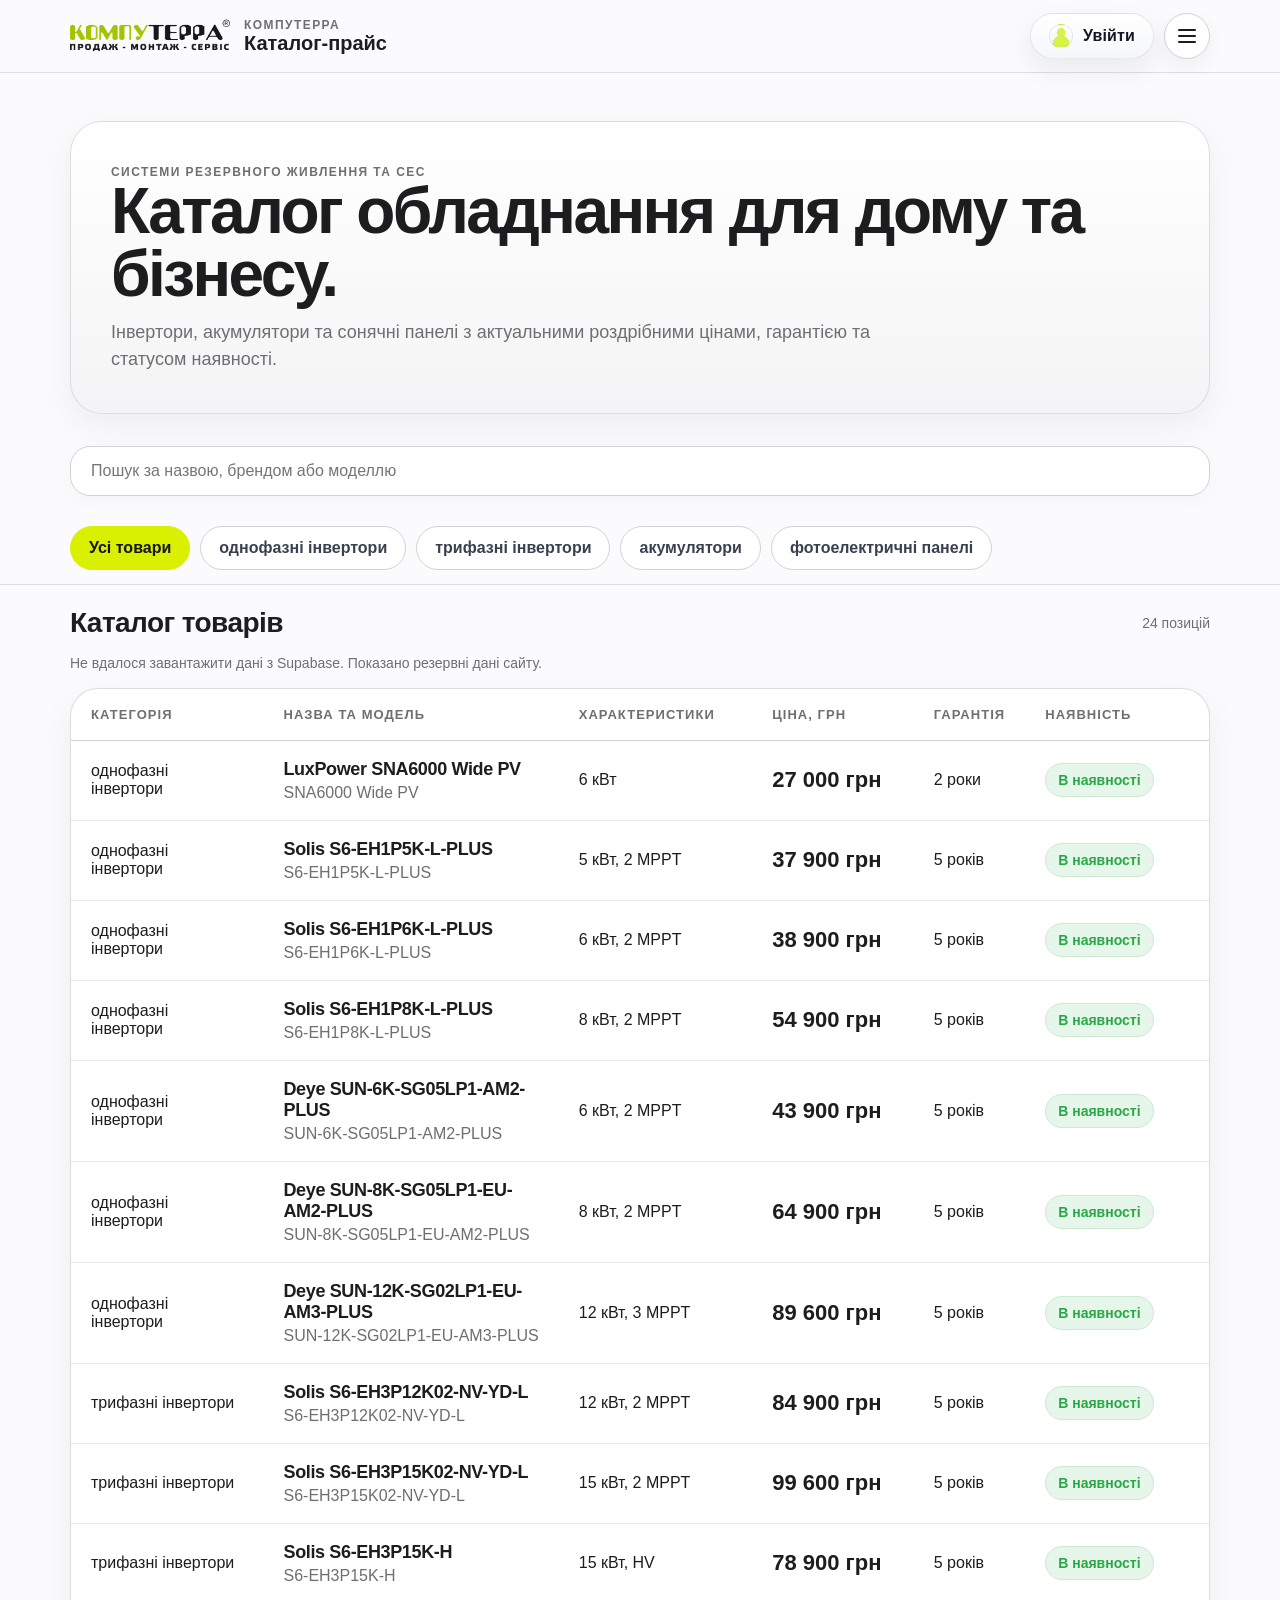
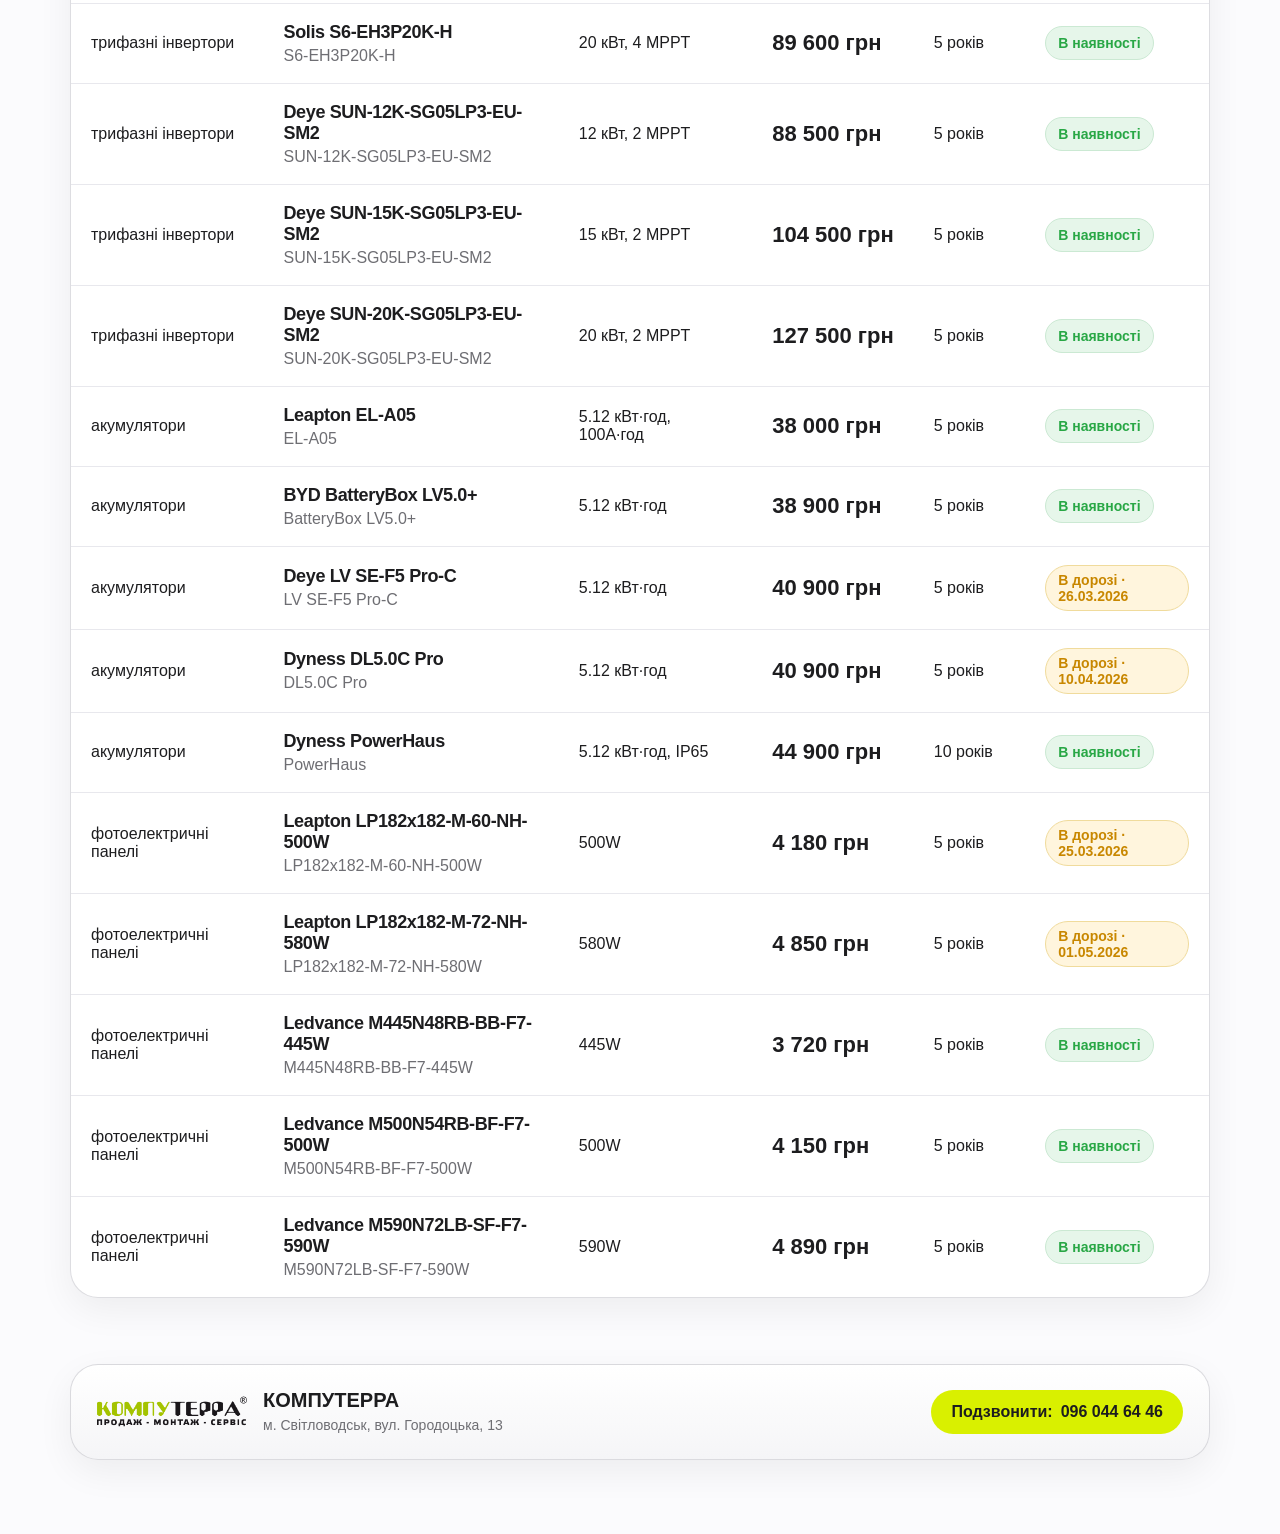
<file: index.html>
<!doctype html>
<html lang="uk">
<head>
  <meta charset="UTF-8">
  <meta name="viewport" content="width=device-width, initial-scale=1.0">
  <title>КОМПУТЕРРА — Каталог-прайс</title>
  <link rel="stylesheet" href="assets/styles.css">
  <script src="https://telegram.org/js/telegram-web-app.js"></script>
</head>
<body>
  <div class="site-shell">
    <header class="site-header">
      <div class="container inner">
        <a class="brand" href="index.html">
          <img src="assets/logo.png" alt="КОМПУТЕРРА">
          <div class="brand-copy">
            <span class="kicker">КОМПУТЕРРА</span>
            <span class="page-title">Каталог-прайс</span>
          </div>
        </a>
        <div class="header-actions">
          <a class="header-login-btn" href="dealer-login.html"><span class="header-login-btn__icon" aria-hidden="true"></span><span>Увійти</span></a>
          <a class="telegram-call-btn" data-phone-href href="tel:+380960446446"><span data-phone-display>096 044 64 46</span></a>
          <button class="burger-btn" type="button" data-menu-toggle aria-label="Відкрити меню" aria-expanded="false">
            <span></span><span></span><span></span>
          </button>
        </div>
      </div>
    </header>

    <div class="mobile-menu" data-mobile-menu>
      <div class="mobile-menu-panel">
        <a class="mobile-menu-link" href="index.html">Каталог товарів</a>
        <a class="mobile-menu-link" href="dealer-login.html">Увійти</a>
      </div>
    </div>

    <main>
      <section class="hero">
        <div class="container">
          <div class="hero-card">
            <span class="kicker">Системи резервного живлення та СЕС</span>
            <h1>Каталог обладнання для дому та бізнесу.</h1>
            <p>Інвертори, акумулятори та сонячні панелі з актуальними роздрібними цінами, гарантією та статусом наявності.</p>
          </div>
        </div>
      </section>

      <section class="toolbar">
        <div class="container">
          <div class="search-box">
            <input data-search type="search" placeholder="Пошук за назвою, брендом або моделлю">
          </div>
        </div>
      </section>

      <section class="categories-wrap">
        <div class="container">
          <div class="category-strip" data-categories></div>
        </div>
      </section>

      <section class="catalog">
        <div class="container">
          <div class="meta-row">
            <h2>Каталог товарів</h2>
            <div class="meta-muted" data-count></div>
          </div>
          <p class="sync-note" data-sync-note></p>

          <table class="catalog-table">
            <thead>
              <tr>
                <th>Категорія</th>
                <th>Назва та модель</th>
                <th>Характеристики</th>
                <th>Ціна, грн</th>
                <th>Гарантія</th>
                <th>Наявність</th>
              </tr>
            </thead>
            <tbody data-catalog-body></tbody>
          </table>

          <div class="mobile-list" data-mobile-list></div>
        </div>
      </section>
    </main>

    <footer class="footer">
      <div class="container">
        <div class="footer-card">
          <div class="footer-left">
            <img src="assets/logo.png" alt="КОМПУТЕРРА">
            <div class="footer-copy">
              <div class="page-title">КОМПУТЕРРА</div>
              <small data-address>м. Світловодськ, вул. Городоцька, 13</small>
            </div>
          </div>
          <a class="cta-phone" data-phone-href href="tel:+380960446446">Подзвонити: <span data-phone-display style="margin-left:8px">096 044 64 46</span></a>
        </div>
      </div>
    </footer>
  </div>
  <script src="assets/default-data.js"></script>
  <script src="assets/supabase-config.js"></script>
  <script src="assets/supabase-data.js"></script>
  <script src="assets/telegram.js?v=20260601-phone1"></script>
  <script src="assets/main.js"></script>
</body>
</html>
</file>
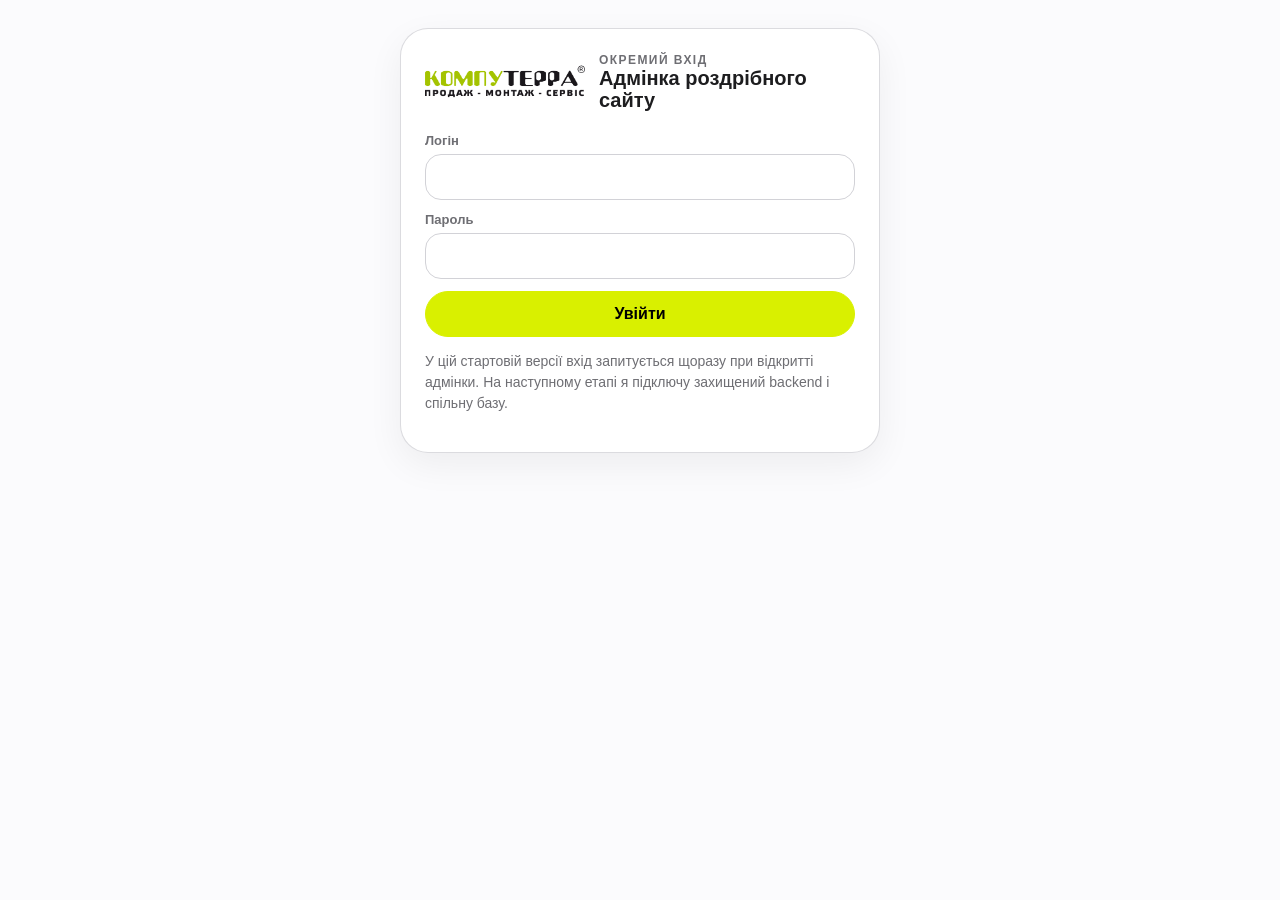
<file: admin/index.html>
<!doctype html>
<html lang="uk">
<head>
  <meta charset="UTF-8">
  <meta name="viewport" content="width=device-width, initial-scale=1.0">
  <title>Адмінка — КОМПУТЕРРА</title>
  <link rel="stylesheet" href="../assets/styles.css">
</head>
<body class="admin-page">
  <main class="admin-shell">
    <div class="container admin-login" data-login>
      <div class="panel-card" style="max-width:480px;margin:0 auto">
        <div class="brand" style="margin-bottom:22px">
          <img src="../assets/logo.png" alt="КОМПУТЕРРА">
          <div class="brand-copy">
            <span class="kicker">Окремий вхід</span>
            <span class="page-title">Адмінка роздрібного сайту</span>
          </div>
        </div>
        <form name="loginForm" class="form-stack">
          <label><span>Логін</span><input type="text" name="login" required></label>
          <label><span>Пароль</span><input type="password" name="password" required></label>
          <button class="btn primary" type="submit">Увійти</button>
        </form>
        <p class="note" style="margin-top:14px">У цій стартовій версії вхід запитується щоразу при відкритті адмінки. На наступному етапі я підключу захищений backend і спільну базу.</p>
      </div>
    </div>

    <div class="container admin-panel hidden" data-panel>
      <div class="panel-card" style="margin-bottom:18px">
        <div class="brand">
          <img src="../assets/logo.png" alt="КОМПУТЕРРА">
          <div class="brand-copy">
            <span class="kicker">Панель керування</span>
            <span class="page-title">Адмінка роздрібного сайту</span>
          </div>
        </div>

<div class="sync-box" style="margin-top:18px">
  <span class="kicker">Supabase</span>
  <h3 style="margin:8px 0 8px">Синхронізація цін і наявності</h3>
  <p class="note" style="margin:0 0 12px">На цьому кроці роздрібний сайт читає товари прямо з Supabase. Ціни та наявність змінюй у Table Editor Supabase. Адмінку для редагування через базу підключу на наступному етапі.</p>
  <label><span>CSV URL Supabase</span><input type="text" data-sheet-url placeholder="https://script.google.com/macros/s/.../exec"></label>
  <div class="admin-actions">
    <button class="btn" type="button" data-save-sheet-url>Зберегти URL локально</button>
    <button class="btn primary" type="button" data-sync-now>Синхронізувати зараз</button>
    <button class="btn" type="button" data-clear-sheet-url>Скинути локальний URL</button>
  </div>
  <p class="note" data-sync-feedback style="margin:10px 0 0">Зараз використовується URL із конфігу проекту. Тут можна тимчасово підставити інший Apps Script URL лише для цього браузера.</p>
</div>

      </div>

      <div class="admin-grid">
        <div class="panel-card" id="product-editor">
          <span class="kicker">Товар</span>
          <h2 data-form-title style="margin:8px 0 8px">Додати товар</h2>
          <p class="note" style="margin:0 0 18px">Щоб змінити існуючий товар, натисни кнопку «Редагувати» у списку праворуч.</p>
          <form name="productForm" class="form-stack">
            <label><span>Назва</span><input type="text" name="name" required></label>
            <label><span>Модель</span><input type="text" name="model" required></label>
            <label><span>Бренд</span><input type="text" name="brand" required></label>
            <label><span>Категорія</span>
              <select name="category">
                <option>однофазні інвертори</option>
                <option>трифазні інвертори</option>
                <option>акумулятори</option>
                <option>фотоелектричні панелі</option>
              </select>
            </label>
            <label><span>Характеристики</span><input type="text" name="specs"></label>
            <div class="sync-box" style="padding:12px 14px;margin:0 0 10px"><p class="note" style="margin:0">Ціна, статус наявності та дата прибуття керуються Google Таблицею. У цій адмінці їх можна лише переглядати після синхронізації.</p></div>
            <label><span>Гарантія</span><input type="text" name="warranty"></label>
            <label><span>Опис</span><textarea name="description"></textarea></label>
            <label><span>Фото (URL або шлях)</span><input type="text" name="image" placeholder="../assets/placeholder-inverter.svg"></label>
            <label><span>PDF-інструкція (URL або шлях)</span><input type="text" name="pdf" placeholder="#"></label>
            <div class="admin-actions">
              <button class="btn primary" type="submit">Зберегти</button>
              <button class="btn" type="button" data-reset-form>Очистити</button>
            </div>
          </form>
        </div>

        <div>
                    <div class="panel-card">
            <span class="kicker">Товари</span>
            <h2 style="margin:8px 0 14px">Список позицій</h2>
            <div class="category-strip admin-category-strip" data-admin-categories></div>
            <div class="admin-list" data-product-list></div>
          </div>
        </div>
      </div>
    </div>
  </main>
  <script src="../assets/default-data.js"></script>
  <script src="../assets/supabase-config.js"></script>
  <script src="../assets/supabase-data.js"></script>
  <script src="admin.js"></script>
</body>
</html>
</file>
<file: assets/styles.css>
:root{
  --bg:#fbfbfd;
  --panel:#ffffff;
  --muted:#6e6e73;
  --line:#d2d2d7;
  --line-strong:#b4b4bb;
  --text:#1d1d1f;
  --accent:#d9f000;
  --accent-dark:#a7ba00;
  --green:#28a745;
  --amber:#c88700;
  --red:#8d2b2b;
  --shadow:0 12px 36px rgba(0,0,0,.06);
  --radius:24px;
  --radius-sm:16px;
  --content:1180px;
  font-synthesis-weight:none;
}
*{box-sizing:border-box}
html{scroll-behavior:smooth}
body{
  margin:0;
  background:var(--bg);
  color:var(--text);
  font-family:-apple-system,BlinkMacSystemFont,"SF Pro Display","SF Pro Text","Segoe UI",Roboto,Helvetica,Arial,sans-serif;
}
img{max-width:100%;display:block}
a{color:inherit;text-decoration:none}
button,input,select,textarea{font:inherit}
.container{max-width:var(--content);margin:0 auto;padding:0 20px}
.site-shell{padding-bottom:32px}
.site-header{
  position:static;
  background:rgba(251,251,253,.92);
  border-bottom:1px solid rgba(210,210,215,.7);
}
.site-header .inner{
  display:flex;align-items:center;justify-content:space-between;gap:16px;
  min-height:72px;
}
.brand{display:flex;align-items:center;gap:14px;min-width:0}
.brand img{width:160px;height:auto}
.brand-copy{display:flex;flex-direction:column;min-width:0}
.kicker{font-size:12px;letter-spacing:.12em;text-transform:uppercase;color:var(--muted);font-weight:600}
.page-title{font-size:20px;font-weight:700;line-height:1.1}
.site-header .cta-phone{display:none}
.burger-btn{
  display:inline-flex; width:46px; height:46px; border-radius:999px; border:1px solid var(--line);
  background:#fff; align-items:center; justify-content:center; gap:4px; flex-direction:column;
  box-shadow:0 8px 20px rgba(0,0,0,.05); transition:transform .2s ease, box-shadow .2s ease, background .2s ease;
}
.burger-btn:hover{transform:translateY(-1px); box-shadow:0 12px 26px rgba(0,0,0,.08)}
.burger-btn span{display:block; width:18px; height:2px; background:#1d1d1f; border-radius:999px; transition:transform .22s ease, opacity .18s ease}
.burger-btn[aria-expanded="true"] span:nth-child(1){transform:translateY(6px) rotate(45deg)}
.burger-btn[aria-expanded="true"] span:nth-child(2){opacity:0}
.burger-btn[aria-expanded="true"] span:nth-child(3){transform:translateY(-6px) rotate(-45deg)}
.mobile-menu{
  position:fixed; inset:0; background:rgba(10,10,12,.14); z-index:60; opacity:0; pointer-events:none; transition:opacity .22s ease;
}
.mobile-menu.open{opacity:1; pointer-events:auto}
.mobile-menu-panel{
  position:absolute; top:84px; right:24px; left:auto; width:min(320px,calc(100vw - 32px));
  background:rgba(255,255,255,.98); border:1px solid rgba(210,210,215,.9);
  border-radius:22px; padding:10px; box-shadow:0 26px 60px rgba(0,0,0,.12);
  transform:translateY(-14px) scale(.96); opacity:0; transform-origin:top right; transition:transform .25s ease, opacity .22s ease;
  backdrop-filter:saturate(180%) blur(24px);
}
.mobile-menu.open .mobile-menu-panel{transform:translateY(0) scale(1); opacity:1}
.mobile-menu-link{
  display:flex; align-items:center; min-height:52px; padding:0 16px; border-radius:16px; font-weight:700;
}
.mobile-menu-link:hover{background:#f4f4f6}
.cta-phone{
  display:inline-flex;align-items:center;justify-content:center;
  min-height:44px;padding:0 20px;border-radius:999px;background:var(--accent);font-weight:700
}
.hero{padding:48px 0 24px}
.hero-card{
  background:linear-gradient(180deg,#fff, #f4f4f6);
  border:1px solid rgba(210,210,215,.7);
  border-radius:32px;padding:40px;box-shadow:var(--shadow)
}
.hero h1{margin:0 0 14px;font-size:clamp(34px,6vw,64px);line-height:.98;letter-spacing:-.04em}
.hero p{margin:0;color:var(--muted);max-width:760px;font-size:18px;line-height:1.5}
.toolbar{padding:8px 0 20px}
.search-box{display:flex;align-items:center;gap:12px;background:var(--panel);border:1px solid var(--line);border-radius:20px;padding:14px 18px;box-shadow:0 4px 20px rgba(0,0,0,.03)}
.search-box input{border:none;outline:none;background:transparent;width:100%;font-size:16px}
.categories-wrap{position:sticky;top:0;z-index:35;background:rgba(251,251,253,.94);padding:10px 0 12px;border-bottom:1px solid rgba(210,210,215,.72)}
.category-strip{display:flex;gap:10px;overflow-x:auto;padding-bottom:2px;scrollbar-width:none}
.category-strip::-webkit-scrollbar{display:none}
.category-pill{
  white-space:nowrap;border:1px solid var(--line);background:var(--panel);
  border-radius:999px;padding:12px 18px;font-weight:600;color:#394150
}
.category-pill.active{background:var(--accent);border-color:var(--accent);color:#151515}
.meta-row{display:flex;align-items:center;justify-content:space-between;gap:12px;margin:22px 0 14px}
.meta-row h2{margin:0;font-size:28px;letter-spacing:-.02em}
.meta-muted{color:var(--muted);font-size:14px}
.catalog-table{
  width:100%;border-collapse:separate;border-spacing:0;overflow:hidden;
  background:var(--panel);border:1px solid rgba(210,210,215,.75);border-radius:28px;box-shadow:var(--shadow)
}
.catalog-table thead th{
  text-align:left;padding:18px 20px;font-size:13px;color:var(--muted);letter-spacing:.08em;text-transform:uppercase;border-bottom:1px solid var(--line)
}
.catalog-table tbody tr{transition:background .2s ease}
.catalog-table tbody tr:hover{background:#f7f7f9}
.catalog-table tbody td{
  padding:18px 20px;border-bottom:1px solid #e8e8ed;vertical-align:middle;font-size:16px
}
.catalog-table tbody tr:last-child td{border-bottom:none}
.name-cell strong{display:block;font-size:18px;letter-spacing:-.02em}
.name-cell span{display:block;color:var(--muted);margin-top:4px}
.price{font-weight:700;font-size:22px;white-space:nowrap}
.badge{
  display:inline-flex;align-items:center;justify-content:center;
  min-height:34px;padding:6px 12px;border-radius:999px;font-weight:600;font-size:14px
}
.badge.instock{background:#e6f6ea;color:var(--green);border:1px solid #cbe9d3}
.badge.transit{background:#fff5dd;color:var(--amber);border:1px solid #f0db9c}
.badge.out{background:#fde9e9;color:var(--red);border:1px solid #f2c3c3}
.mobile-list{display:none}
.item-card{
  background:#fff;border:1px solid rgba(210,210,215,.75);border-radius:18px;overflow:hidden;box-shadow:0 8px 24px rgba(0,0,0,.04)
}
.item-sep{height:3px;background:#d9f000}
.item-grid{display:grid;grid-template-columns:1.35fr .85fr;padding:12px 14px;gap:10px;align-items:start}
.item-grid + .item-grid{border-top:1px solid #ececf1}
.item-key{font-size:12px;letter-spacing:.08em;text-transform:uppercase;color:var(--muted);font-weight:700;margin-bottom:4px}
.item-val{font-size:16px;line-height:1.22}
.item-val strong{font-size:18px;letter-spacing:-.02em}
.footer{margin-top:42px;padding:24px 0 42px}
.footer-card{
  border:1px solid rgba(210,210,215,.8);background:linear-gradient(180deg,#fff,#f5f5f7);border-radius:28px;padding:24px 26px;display:flex;align-items:center;justify-content:space-between;gap:18px;box-shadow:var(--shadow)
}
.footer-left{display:flex;align-items:center;gap:16px;flex:1;min-width:0}
.footer-left img{width:150px;flex:0 0 auto}
.footer-copy{min-width:0}
.footer-copy .page-title{margin-bottom:4px}
.footer small{display:block;color:var(--muted);font-size:14px;line-height:1.45;max-width:360px}
.footer .cta-phone{min-width:250px}
.hidden{display:none !important}
.product-hero{padding:30px 0 40px}
.product-layout{display:grid;grid-template-columns:minmax(280px,360px) minmax(0,1fr);gap:22px;align-items:start}
.product-visual,.product-info{
  background:var(--panel);border:1px solid rgba(210,210,215,.8);border-radius:30px;box-shadow:var(--shadow)
}
.product-visual{padding:20px}
.product-image-frame{
  min-height:280px; display:flex; align-items:center; justify-content:center; border-radius:24px;
  background:linear-gradient(180deg,#fbfbfc,#f2f2f5); border:1px solid #ececf1; padding:24px;
}
.product-image-frame img{max-width:220px; width:100%; max-height:260px; object-fit:contain}
.product-info{padding:26px 28px}
.product-info h1{margin:0 0 8px;font-size:clamp(30px,3.6vw,52px);line-height:.96;letter-spacing:-.045em;max-width:760px}
.product-model{font-size:16px;color:var(--muted);margin-bottom:14px}
.product-copy{font-size:16px;line-height:1.62;color:#424245;max-width:760px}
.spec-list{display:grid;grid-template-columns:repeat(4,minmax(0,1fr));gap:10px;margin:20px 0 0}
.spec-box{padding:12px 14px;border:1px solid var(--line);border-radius:18px;background:#fafafa;min-height:82px}
.spec-box .item-key{margin-bottom:8px}
.spec-box .price{font-size:18px}
.price-box{grid-column:span 2}
.product-actions{display:flex;flex-wrap:wrap;gap:12px;margin-top:18px}
.btn{
  display:inline-flex;align-items:center;justify-content:center;
  min-height:46px;padding:0 20px;border-radius:999px;border:1px solid var(--line);background:#fff;font-weight:700
}
.btn.primary{background:var(--accent);border-color:var(--accent)}
.back-link{display:inline-flex;align-items:center;gap:8px;color:var(--muted);margin-bottom:16px}
.admin-shell{min-height:100vh;padding:28px 0 42px}
.admin-login,.admin-panel{max-width:1080px;margin:0 auto}
.panel-card{background:#fff;border:1px solid rgba(210,210,215,.8);border-radius:28px;padding:24px;box-shadow:var(--shadow)}
.admin-grid{display:grid;grid-template-columns:340px 1fr;gap:18px}
.form-stack{display:grid;gap:12px}
label span{display:block;font-size:13px;color:var(--muted);margin-bottom:6px;font-weight:600}
input[type="text"],input[type="password"],input[type="number"],input[type="date"],textarea,select{
  width:100%;min-height:46px;border-radius:16px;border:1px solid var(--line);padding:10px 14px;background:#fff
}
textarea{min-height:104px;resize:vertical}
.admin-list{display:grid;gap:12px}
.admin-item{border:1px solid var(--line);border-radius:18px;background:#fcfcfd}

.admin-item{display:grid;grid-template-columns:minmax(0,1fr) auto;gap:16px;align-items:center;padding:18px 20px}
.admin-item-main{min-width:0}
.admin-item-main h3{margin:0 0 4px;font-size:18px}
.admin-item-main p{margin:0;color:var(--muted);font-size:14px;line-height:1.5}
.admin-actions--inline{margin-top:0;justify-self:end;align-self:start;display:flex;flex-direction:column;gap:10px}
.btn-danger{background:#fff6f6;border-color:#efc8c8;color:#9d2e2e}
.btn-danger:hover{background:#feecec}

.admin-actions{display:flex;flex-wrap:wrap;gap:8px;margin-top:12px}
.sync-box{margin-top:18px;padding:16px;border-radius:18px;background:#f7f7f9;border:1px solid var(--line)}
.note{font-size:14px;color:var(--muted);line-height:1.5}
@media (max-width: 980px){
  .hero{padding:28px 0 16px}
  .hero-card{padding:26px}
  .product-layout{grid-template-columns:1fr}
  .product-visual{max-width:none}
  .admin-grid{grid-template-columns:1fr}
  .spec-list{grid-template-columns:repeat(2,minmax(0,1fr))}
  .price-box{grid-column:1/-1}
}
@media (max-width: 760px){
  .admin-item{grid-template-columns:1fr;gap:12px;padding:16px}
  .admin-actions--inline{justify-self:start;align-self:start;flex-direction:row;flex-wrap:wrap}
  .site-header{position:static; backdrop-filter:none; background:#fff}
  .site-header .inner{min-height:60px; gap:10px}
  .brand{gap:10px; min-width:0}
  .brand img{width:110px}
  .brand-copy{min-width:0}
  .brand-copy .kicker{display:none}
  .brand-copy .page-title{font-size:15px; line-height:1.02}
  .burger-btn{width:42px; height:42px; flex:0 0 auto}
  .mobile-menu-panel{top:12px; right:12px; width:min(320px,calc(100vw - 24px))}
  .hero{padding:12px 0 10px}
  .hero-card{border-radius:24px; padding:16px 16px 18px}
  .hero h1{font-size:28px; margin-bottom:8px; line-height:.98}
  .hero p{font-size:14px; line-height:1.45; max-width:none}
  .toolbar{padding:4px 0 10px}
  .search-box{padding:10px 14px; border-radius:18px}
  .search-box input{font-size:15px}
  .categories-wrap{top:0; padding:8px 0 10px}
  .meta-row{margin:12px 0 8px}
  .meta-row h2{font-size:22px}
  .meta-muted{font-size:13px}
  .catalog-table{display:none}
  .mobile-list{display:grid; gap:8px}
  .item-card{border-radius:16px}
  .item-grid{padding:8px 12px; gap:8px}
  .item-val{font-size:15px}
  .item-val strong{font-size:17px}
  .footer{margin-top:24px; padding:20px 0 28px}
  .footer-card{flex-direction:column;align-items:flex-start; padding:18px; border-radius:22px}
  .footer-left{align-items:flex-start}
  .footer-left img{width:118px}
  .footer .cta-phone{width:100%; min-width:0}
  .toolbar{padding:6px 0 12px}
  .product-hero{padding:18px 0 24px}
  .product-visual,.product-info,.panel-card{border-radius:24px}
  .product-visual{padding:18px}
  .product-image-frame{min-height:220px; padding:18px}
  .product-image-frame img{max-width:180px; max-height:220px}
  .product-info{padding:20px}
  .product-info h1{font-size:32px}
  .product-model{font-size:16px; margin-bottom:16px}
  .spec-list{grid-template-columns:1fr; gap:10px; margin:18px 0}
  .spec-box{min-height:0}
  .price-box{grid-column:1/-1}
}


.admin-empty{padding:18px;border:1px dashed var(--line);border-radius:20px;background:#fff}.admin-empty p{margin:0 0 8px}.admin-empty .note{margin:0;color:var(--muted)}

.admin-category-strip{margin:0 0 14px}
.admin-category-strip .category-pill{white-space:nowrap}


/* mobile admin overflow fix */
html, body {
  max-width: 100%;
}
body {
  overflow-x: hidden;
}
.admin-shell, .admin-panel, .admin-grid, .panel-card, .admin-list, .admin-item, .admin-item-main {
  min-width: 0;
}
.panel-card {
  overflow-x: hidden;
}
.admin-category-strip {
  max-width: 100%;
  overflow-x: auto;
  overflow-y: hidden;
  -webkit-overflow-scrolling: touch;
}
.admin-category-strip .category-pill {
  flex: 0 0 auto;
}
@media (max-width: 760px){
  .container{padding:0 14px}
  .admin-shell{padding:18px 0 28px}
  .panel-card{padding:18px}
  .admin-grid{gap:14px}
  .admin-item{padding:14px}
}


/* admin mobile overflow final fix */
body.admin-page,
body.admin-page html {
  overflow-x: clip;
}
body.admin-page {
  width: 100%;
  max-width: 100vw;
}
body.admin-page .container,
body.admin-page .admin-login,
body.admin-page .admin-panel,
body.admin-page .admin-grid,
body.admin-page .admin-grid > div,
body.admin-page .panel-card,
body.admin-page .form-stack,
body.admin-page .admin-list,
body.admin-page .admin-item,
body.admin-page .admin-item-main,
body.admin-page .admin-actions,
body.admin-page .admin-actions--inline,
body.admin-page label {
  min-width: 0;
  max-width: 100%;
}
body.admin-page .panel-card,
body.admin-page .admin-item,
body.admin-page .admin-item-main {
  overflow-x: clip;
}
body.admin-page .admin-item-main h3,
body.admin-page .admin-item-main p,
body.admin-page .brand-copy,
body.admin-page .page-title,
body.admin-page .note {
  overflow-wrap: anywhere;
  word-break: break-word;
}
body.admin-page input[type="text"],
body.admin-page input[type="password"],
body.admin-page input[type="number"],
body.admin-page input[type="date"],
body.admin-page textarea,
body.admin-page select,
body.admin-page .btn {
  max-width: 100%;
}
body.admin-page .category-strip {
  width: 100%;
  max-width: 100%;
}
body.admin-page .admin-category-strip {
  display: flex;
  flex-wrap: nowrap;
  overflow-x: auto;
  overflow-y: hidden;
  -webkit-overflow-scrolling: touch;
  scrollbar-width: none;
  padding-bottom: 2px;
}
body.admin-page .admin-category-strip::-webkit-scrollbar { display: none; }
body.admin-page .admin-category-strip .category-pill {
  flex: 0 0 auto;
}
@media (max-width: 760px){
  body.admin-page .container { padding-left: 12px; padding-right: 12px; }
  body.admin-page .admin-shell { padding: 14px 0 22px; overflow-x: clip; }
  body.admin-page .admin-login .panel-card,
  body.admin-page .admin-panel .panel-card { padding: 16px; }
  body.admin-page .admin-panel .brand { flex-wrap: wrap; align-items: flex-start; }
  body.admin-page .admin-panel .brand img,
  body.admin-page .admin-login .brand img { width: 108px; flex: 0 0 auto; }
  body.admin-page .admin-panel .brand-copy,
  body.admin-page .admin-login .brand-copy { flex: 1 1 150px; }
  body.admin-page .admin-grid { display: grid; grid-template-columns: 1fr; gap: 12px; }
  body.admin-page .admin-item { grid-template-columns: 1fr; gap: 10px; padding: 14px 12px; }
  body.admin-page .admin-actions--inline {
    width: 100%;
    justify-self: stretch;
    display: grid;
    grid-template-columns: 1fr 1fr;
    gap: 8px;
  }
  body.admin-page .admin-actions--inline .btn {
    width: 100%;
    padding-left: 10px;
    padding-right: 10px;
    min-height: 42px;
  }
  body.admin-page .admin-category-strip {
    margin-left: -4px;
    margin-right: -4px;
    padding-left: 4px;
    padding-right: 4px;
  }
}

.btn[aria-disabled="true"]{pointer-events:none;opacity:.45;background:#f3f4f6;border-color:#e5e7eb;color:#8a8f98;box-shadow:none}
.btn[aria-disabled="true"]:hover{transform:none;box-shadow:none;background:#f3f4f6}


.sync-note{margin:0 0 14px;color:var(--muted);font-size:14px;line-height:1.45}
.btn[aria-disabled="true"], .btn.disabled{opacity:.52;pointer-events:none;background:#f3f3f6}
.admin-state{margin-top:8px;color:var(--amber) !important;font-weight:600}
.admin-item.is-sheet-hidden{background:#fffdf7;border-color:#eadfb1}
@media (max-width: 760px){
  .sync-note{font-size:13px;margin-bottom:10px}
}

/* Telegram Mini App */
body.telegram-webapp{
  background:var(--tg-bg-color,var(--bg));
  color:var(--tg-text-color,var(--text));
  padding-bottom:calc(18px + env(safe-area-inset-bottom));
}
body.telegram-webapp .site-shell{padding-bottom:calc(18px + env(safe-area-inset-bottom))}
body.telegram-webapp .site-header{
  background:var(--tg-secondary-bg-color,var(--panel));
  border-bottom-color:rgba(210,210,215,.48);
}
body.telegram-webapp .hero-card,
body.telegram-webapp .search-box,
body.telegram-webapp .catalog-table,
body.telegram-webapp .item-card,
body.telegram-webapp .product-visual,
body.telegram-webapp .product-info,
body.telegram-webapp .footer-card{
  background:var(--tg-secondary-bg-color,var(--panel));
}
body.telegram-webapp .categories-wrap{
  top:0;
  background:var(--tg-bg-color,var(--bg));
}
body.telegram-webapp .header-login-btn,
body.telegram-webapp .burger-btn,
body.telegram-webapp .mobile-menu,
body.telegram-webapp .mobile-menu-link[href="dealer-login.html"],
body.telegram-webapp [data-product-pdf]{
  display:none;
}
body.telegram-webapp .telegram-call-btn{
  display:inline-flex;
  align-items:center;
  justify-content:center;
  min-height:42px;
  padding:0 16px;
  border-radius:999px;
  background:var(--tg-button-color,var(--accent));
  border:1px solid var(--tg-button-color,var(--accent));
  color:var(--tg-button-text-color,#151515);
  font-weight:800;
  white-space:nowrap;
  box-shadow:0 10px 24px rgba(15,23,42,.08);
}
body.telegram-webapp .cta-phone,
body.telegram-webapp .btn.primary,
body.telegram-webapp .category-pill.active{
  background:var(--tg-button-color,var(--accent));
  border-color:var(--tg-button-color,var(--accent));
  color:var(--tg-button-text-color,#151515);
}
body.telegram-webapp .kicker,
body.telegram-webapp .hero p,
body.telegram-webapp .meta-muted,
body.telegram-webapp .sync-note,
body.telegram-webapp .item-key,
body.telegram-webapp .product-model,
body.telegram-webapp .product-copy,
body.telegram-webapp .footer small,
body.telegram-webapp .back-link{
  color:var(--tg-hint-color,var(--muted));
}
body.telegram-webapp .footer{display:none}
body.telegram-webapp .mobile-menu-panel{top:calc(12px + env(safe-area-inset-top))}
@media (max-width:760px){
  body.telegram-webapp .hero{padding-top:8px}
  body.telegram-webapp .site-header .inner{min-height:56px}
  body.telegram-webapp .telegram-call-btn{min-height:40px;padding:0 12px;font-size:14px}
}


/* v27 dealer portal */
.header-actions{display:flex;align-items:center;gap:10px;flex:0 0 auto}
.telegram-call-btn{display:none}
.header-login-btn{
  display:inline-flex;align-items:center;justify-content:center;gap:10px;min-height:46px;padding:0 18px;
  border-radius:999px;border:1px solid rgba(15,23,42,.09);
  background:linear-gradient(180deg,#ffffff 0%,#f6f7fb 100%);
  font-weight:800;letter-spacing:.01em;color:#111827;
  box-shadow:0 10px 28px rgba(15,23,42,.08), inset 0 1px 0 rgba(255,255,255,.9);
  transition:transform .18s ease, box-shadow .18s ease, border-color .18s ease, background .18s ease;
}
.header-login-btn__icon{
  width:24px;height:24px;border-radius:999px;flex:0 0 24px;
  border:1px solid rgba(17,24,39,.08);
  background:radial-gradient(circle at 50% 34%, #d9f24b 0 24%, transparent 25%),
             radial-gradient(circle at 50% 86%, #d9f24b 0 38%, transparent 39%),
             linear-gradient(180deg,#fefefe 0%,#f3f4f6 100%);
  box-shadow:inset 0 1px 0 rgba(255,255,255,.9);
}
.header-login-btn:hover{transform:translateY(-1px);border-color:rgba(177,196,19,.5);box-shadow:0 14px 30px rgba(15,23,42,.12)}
.header-login-btn--ghost{background:#fff;border-color:var(--line)}
.dealer-chip{display:inline-flex;align-items:center;justify-content:center;min-height:44px;padding:0 16px;border-radius:999px;background:#f3f4f6;border:1px solid var(--line);font-weight:700;color:#4b5563}
.dealer-own-price{color:#1d1d1f}
.dealer-retail-price{font-size:16px;font-weight:600;color:var(--muted)}
.dealer-table .price{font-size:18px}
.dealer-auth-page .page-title{font-size:28px}
.dealer-prices-panel .admin-list{max-height:560px;overflow:auto;padding-right:4px}
.dealer-price-row{display:grid;grid-template-columns:minmax(0,1fr) 150px 170px;gap:12px;align-items:center;padding:14px 0;border-bottom:1px solid #ececf1}
.dealer-price-row:last-child{border-bottom:none}
.dealer-price-name{font-weight:700}
.dealer-price-meta{font-size:13px;color:var(--muted);margin-top:4px}
.dealer-price-row input{min-height:42px}
.admin-subtitle{margin:10px 0 0;color:var(--muted);font-size:14px}
.admin-grid.admin-grid--full{grid-template-columns:1fr}
.admin-quick-nav{display:flex;flex-wrap:wrap;gap:10px}
.admin-quick-nav-panel .category-pill{text-decoration:none}
.admin-warning{background:#fffdf7;border:1px solid #eadfb1;color:#6b5f2b}
@media (max-width:760px){
  .site-header .brand-copy .page-title{display:none}
  .header-login-btn{min-height:40px;padding:0 14px;font-size:14px;gap:8px}
  .header-login-btn__icon{width:22px;height:22px;flex-basis:22px}
  .dealer-chip{display:none}
  .header-actions{gap:8px}
  .dealer-price-row{grid-template-columns:1fr;gap:8px}
}

/* v29 dealer matrix */
.dealer-matrix-category-strip{margin:14px 0 4px}
.dealer-matrix-wrap{overflow:hidden}
.dealer-matrix-scroll{overflow:auto;border:1px solid var(--line);border-radius:20px;background:#fff;max-width:100%}
.dealer-matrix-table{width:max-content;min-width:100%;border-collapse:separate;border-spacing:0;font-size:14px;line-height:1.25}
.dealer-matrix-table th,.dealer-matrix-table td{border-bottom:1px solid #ececf1;padding:0;background:#fff;vertical-align:middle}
.dealer-matrix-table thead th{position:sticky;top:0;z-index:3;background:#f8f8fa;color:#5f6675;font-size:12px;letter-spacing:.06em;text-transform:uppercase;font-weight:800;padding:12px 10px;white-space:nowrap}
.dealer-matrix-table tbody tr:hover td{background:#fbfcff}
.dealer-matrix-table tbody tr:last-child td{border-bottom:none}
.dealer-matrix-sticky-col{position:sticky;left:0;z-index:2;min-width:280px;max-width:280px;background:#fff}
.dealer-matrix-sticky-retail{position:sticky;left:280px;z-index:2;min-width:140px;max-width:140px;background:#fff}
.dealer-matrix-table thead .dealer-matrix-sticky-col,.dealer-matrix-table thead .dealer-matrix-sticky-retail{z-index:4;background:#f3f4f7}
.dealer-matrix-product{position:sticky;left:0;z-index:1;min-width:280px;max-width:280px;padding:10px 12px !important;background:#fff}
.dealer-matrix-retail{position:sticky;left:280px;z-index:1;min-width:140px;max-width:140px;padding:10px 12px !important;background:#fff;font-weight:800;color:#111827;white-space:nowrap}
.dealer-matrix-name{font-weight:700;color:#111827}
.dealer-matrix-meta{font-size:12px;color:var(--muted);margin-top:3px}
.dealer-matrix-col-head{min-width:140px;text-align:center}
.dealer-matrix-col-head small{display:block;margin-top:4px;font-size:11px;font-weight:600;color:var(--muted);letter-spacing:0;text-transform:none}
.dealer-matrix-cell{min-width:140px;padding:6px 8px !important}
.dealer-matrix-cell input{min-height:38px;border-radius:12px;text-align:center;font-weight:700;padding:8px 10px}
.dealer-matrix-flash{animation:dealerMatrixFlash 1.2s ease}
@keyframes dealerMatrixFlash{0%{background:#eef7b4}100%{background:transparent}}
@media (max-width:760px){
  .dealer-matrix-table{font-size:13px}
  .dealer-matrix-sticky-col,.dealer-matrix-product{min-width:220px;max-width:220px}
  .dealer-matrix-sticky-retail,.dealer-matrix-retail{left:220px;min-width:110px;max-width:110px}
  .dealer-matrix-col-head,.dealer-matrix-cell{min-width:118px}
  .dealer-matrix-cell input{min-height:36px;padding:7px 8px}
}

/* v33 compact dealer cards */
[data-dealer-list].admin-list{
  display:grid !important;
  grid-template-columns:repeat(3,minmax(0,1fr)) !important;
  gap:12px !important;
}
.dealer-admin-card{
  display:grid;
  grid-template-columns:minmax(0,1fr);
  gap:10px;
  padding:14px;
  border:1px solid var(--line);
  border-radius:18px;
  background:#fcfcfd;
  min-width:0;
}
.dealer-admin-card.is-sheet-hidden{
  background:#fffdf7;
  border-color:#eadfb1;
}
.dealer-admin-card__body{
  min-width:0;
}
.dealer-admin-card__body h3{
  margin:0 0 6px;
  font-size:16px;
  line-height:1.2;
}
.dealer-admin-card__meta,
.dealer-admin-card__state{
  margin:0;
  font-size:13px;
  line-height:1.35;
  color:var(--muted);
  overflow-wrap:anywhere;
}
.dealer-admin-card__actions{
  display:grid;
  grid-template-columns:1fr;
  gap:8px;
}
.dealer-admin-card__actions .btn{
  width:100%;
  min-height:40px;
  padding:0 10px;
  font-size:14px;
}
@media (max-width: 1280px){
  [data-dealer-list].admin-list{
    grid-template-columns:repeat(2,minmax(0,1fr)) !important;
  }
}
@media (max-width: 760px){
  [data-dealer-list].admin-list{
    grid-template-columns:1fr !important;
    gap:10px !important;
  }
  .dealer-admin-card{
    padding:12px;
    gap:10px;
  }
  .dealer-admin-card__actions{
    grid-template-columns:1fr 1fr 1fr;
  }
  .dealer-admin-card__actions .btn{
    min-height:40px;
    font-size:13px;
    padding:0 8px;
  }
}
</file>
